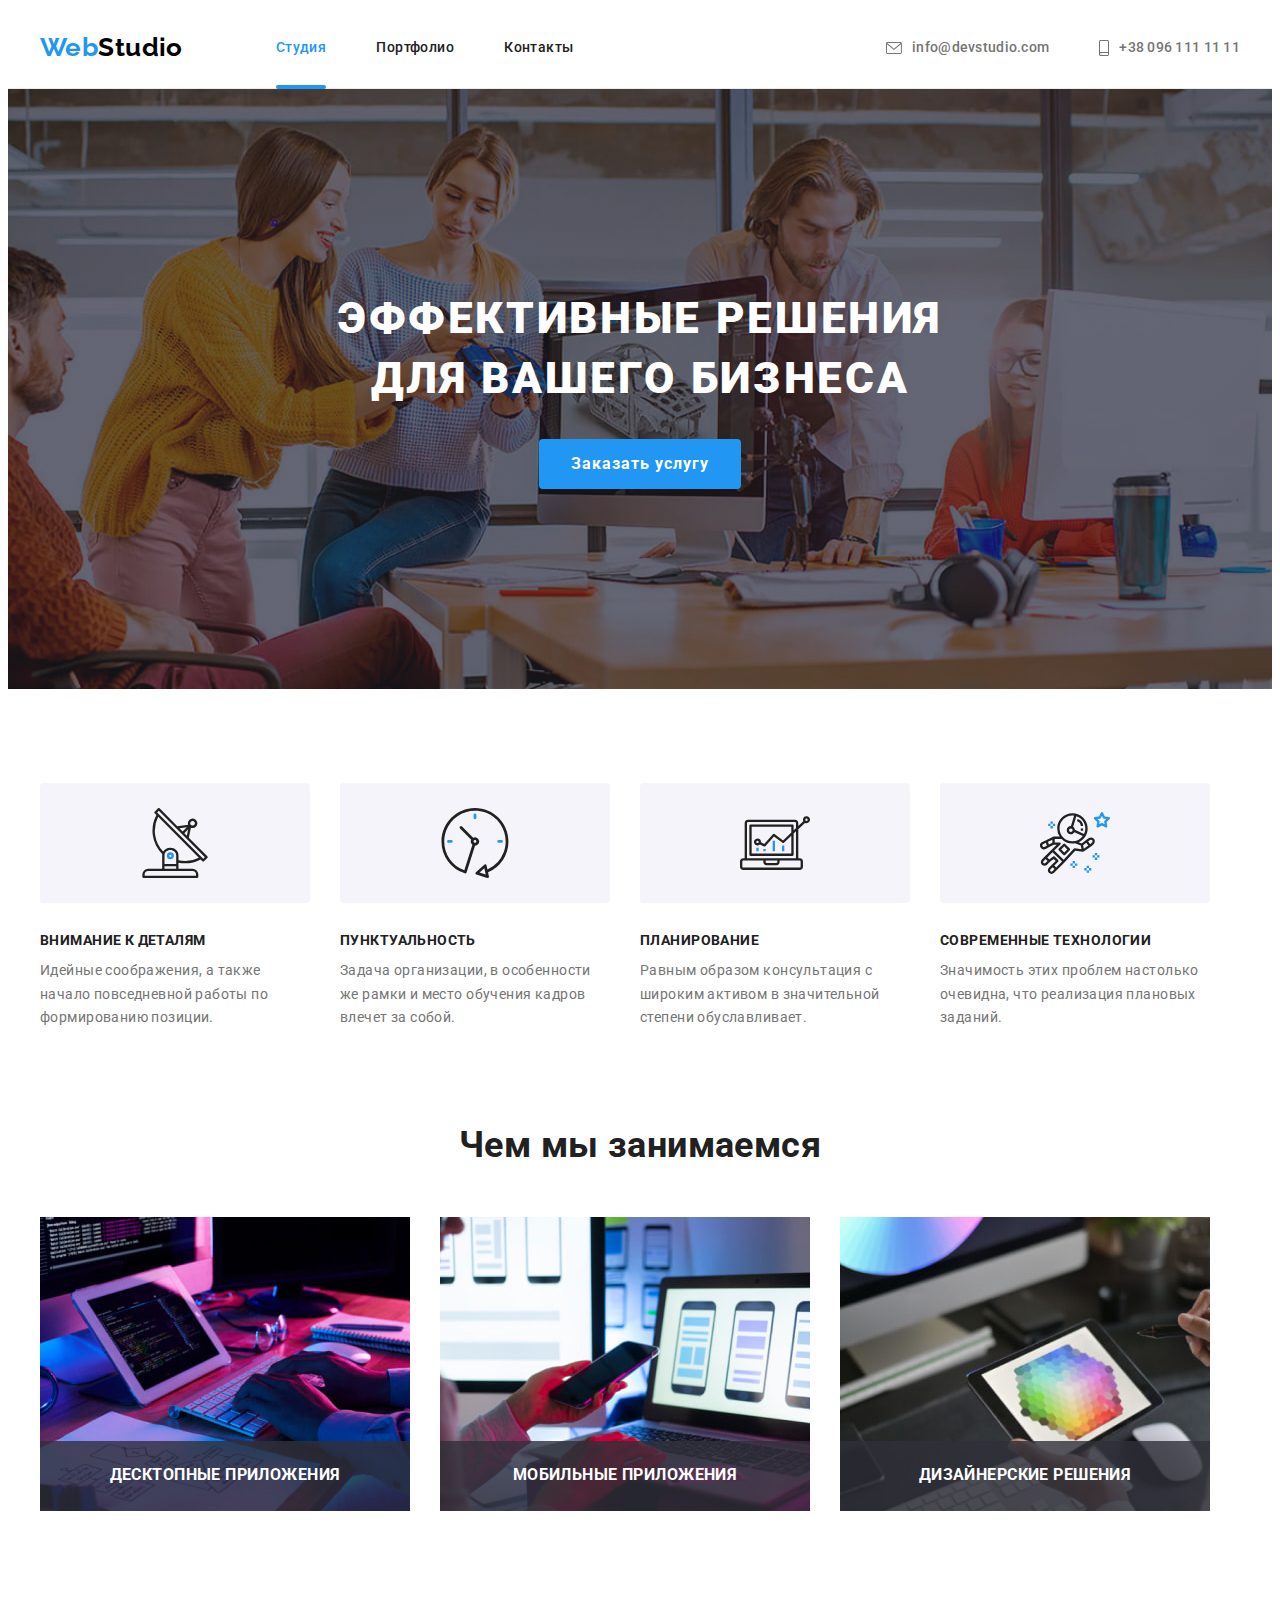
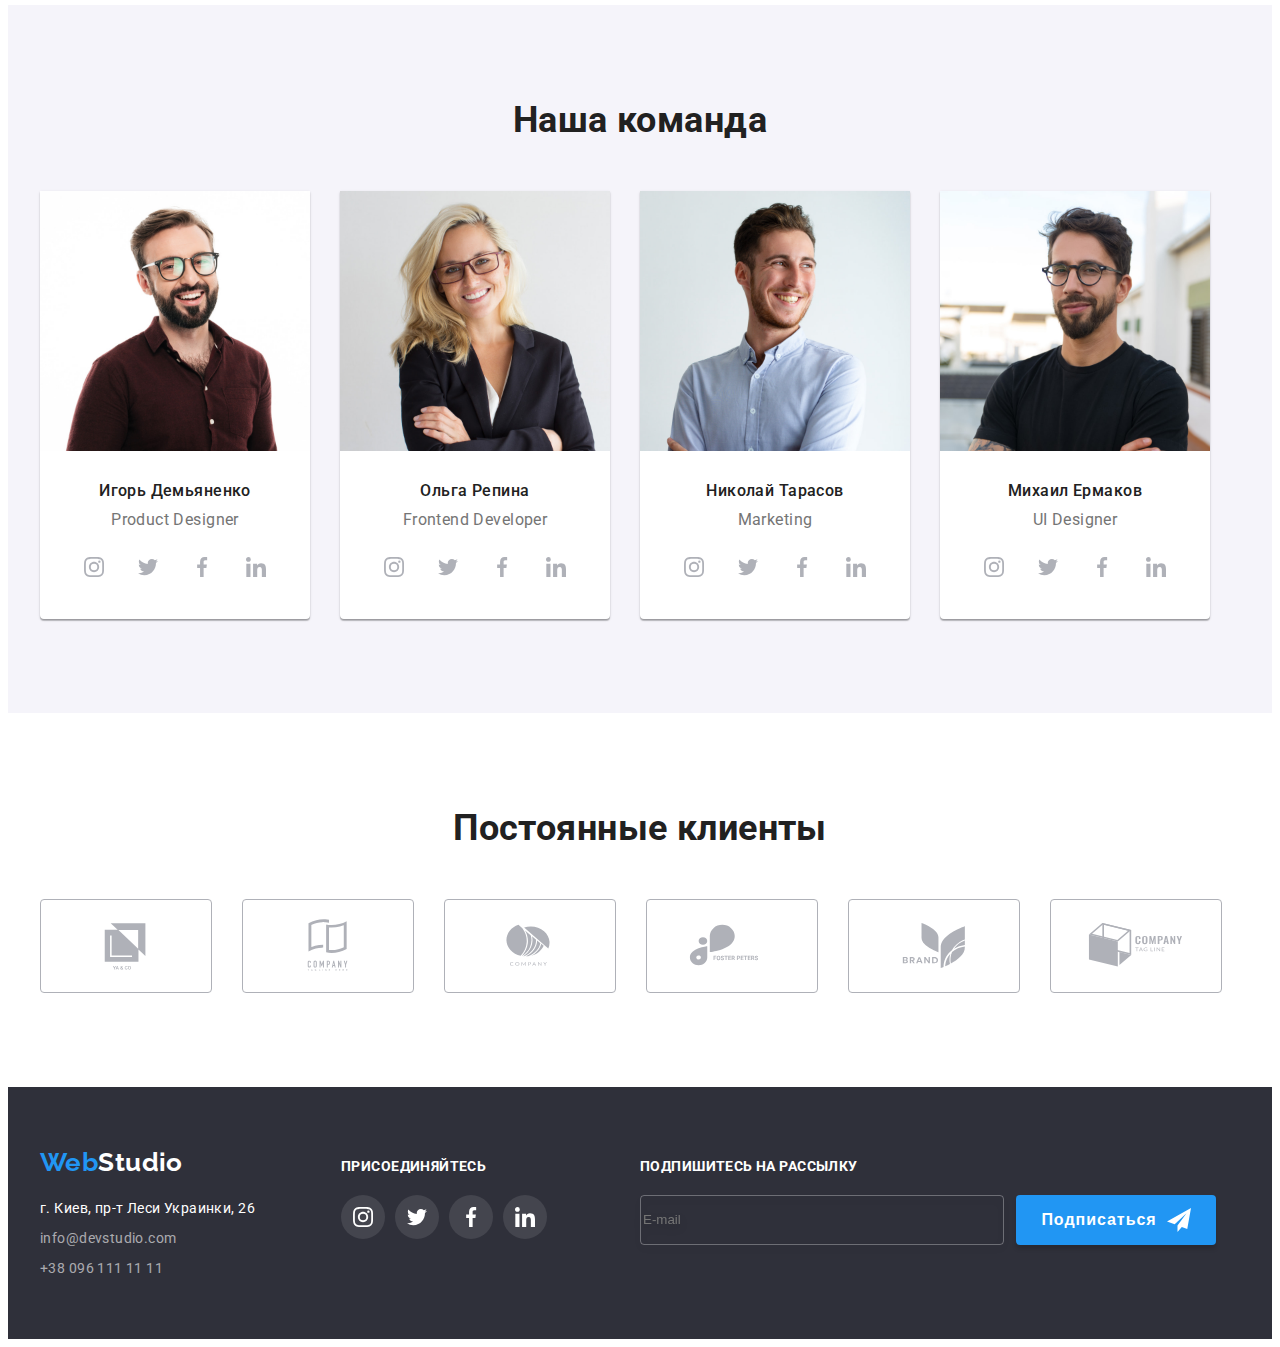
<file: index.html>
<!DOCTYPE html>
<html lang="ru">
  <head>
    <meta charset="UTF-8" />
    <meta http-equiv="X-UA-Compatible" content="IE=edge" />
    <meta name="viewport" content="width=device-width, initial-scale=1.0" />
    <title>Document</title>
    <!-- Фал зовнішньої таблиці стилів -->
    <link rel="preconnect" href="https://fonts.googleapis.com" />
    <link rel="preconnect" href="https://fonts.gstatic.com" crossorigin />
    <link
      href="https://fonts.googleapis.com/css2?family=Raleway:wght@700&family=Roboto:wght@400;500;700;900&display=swap"
      rel="stylesheet"
    />
    <link
      rel="stylesheet"
      href="https://cdnjs.cloudflare.com/ajax/libs/modern-normalize/1.1.0/modern-normalize.min.css"
      integrity="sha512-wpPYUAdjBVSE4KJnH1VR1HeZfpl1ub8YT/NKx4PuQ5NmX2tKuGu6U/JRp5y+Y8XG2tV+wKQpNHVUX03MfMFn9Q=="
      crossorigin="anonymous"
      referrerpolicy="no-referrer"
    />
    <link rel="stylesheet" href="./css/styles.css" />
  </head>
  <body>
    <header class="header">
      <div class="container header-container">
        <nav class="site-nav">
          <a href="/" class="logo"><span class="text-logo">Web</span>Studio</a>
          <ul class="site-nav list">
            <li class="nav-item">
                <a href="./index.html" class="link current">Студия</a>
            </li>
            <li class="nav-item">
                <a href="./portfolio.html" class="link">Портфолио</a>
            </li>
            <li class="nav-item">
                <a href="" class="link">Контакты</a>
            </li>
          </ul>
        </nav>

        <ul class="contact">
          <li class="contact-item">
              <a href="mailto:info@devstudio.com" class="link">
                <svg class="header-icon" width="16" height="12">
                  <use href="./imeges/icon/sprite.svg#icon-envelope"></use>
                </svg>
                info@devstudio.com
              </a>
            </li>
          <li class="contact-item">
              <a href="tel:+380961111111" class="link">
                <svg class="header-icon" width="10" height="16">
                  <use href="./imeges/icon/sprite.svg#icon-smartphone"></use>
                </svg>
                +38 096 111 11 11
              </a>
            </li>
        </ul>
      </div>
    </header>
    <main>
      <!--Герой-->
      <section class="hero">
        <div class="container hero-container">
          <h1 class="hero-title">Эффективные решения <br />для вашего бизнеса</h1>
          <button type="button" class="btn-hero" data-modal-open>Заказать услугу</button>
          <div class="backdrop is-hidden" data-modal>
            <div class="modal-wrapper">
              <button class="modal-btn" data-modal-close>
                <svg width="18" height="18">
                  <use href="./imeges/icon/sprite.svg#icon-close"></use>
                </svg>
              </button>
              <form class="modal-form"></form>
            </div>
          </div>
        </div>
      </section>
      <!--Наши преимущества-->
      <section class="section">
        <div class="container">
          <h2 class="visually-hidden">Наши преимущества</h2>
          <ul class="section-list">
            <li class="benefits-item">
              <div class="benefits-box">
                <svg width="70" height="70">
                  <use href="./imeges/icon/sprite.svg#icon-antenna"></use>
                </svg>
              </div>
              <h3 class="title benefits">Внимание к деталям</h3>
              <p class="text-benefits">
                Идейные соображения, а также начало повседневной работы по формированию позиции.
              </p>
            </li>
            <li class="benefits-item">
              <div class="benefits-box">
                <svg width="70" height="70">
                  <use href="./imeges/icon/sprite.svg#icon-clock"></use>
                </svg>
              </div>
              <h3 class="title benefits">Пунктуальность</h3>
              <p class="text-benefits">
                Задача организации, в особенности же рамки и место обучения кадров влечет за собой.
              </p>
            </li>
            <li class="benefits-item">
              <div class="benefits-box">
                <svg width="70" height="70">
                  <use href="./imeges/icon/sprite.svg#icon-diagram"></use>
                </svg>
              </div>
              <h3 class="title benefits">Планирование</h3>
              <p class="text-benefits">
                Равным образом консультация с широким активом в значительной степени обуславливает.
              </p>
            </li>
            <li class="benefits-item">
              <div class="benefits-box">
                <svg width="70" height="70">
                  <use href="./imeges/icon/sprite.svg#icon-astronaut"></use>
                </svg>
              </div>
              <h3 class="title benefits">Современные технологии</h3>
              <p class="text-benefits">Значимость этих проблем настолько очевидна, что реализация плановых заданий.</p>
            </li>
          </ul>
        </div>
      </section>
      <!--Чем мы занимаемся-->
      <section class="section work">
        <div class="container work-container">
          <h2 class="section-title">Чем мы занимаемся</h2>
          <ul class="section-list">
            <li class="work-item">
              <img
                src="./imeges/чем-мы-занимаемся/box-1.jpg"
                alt="разработка сайтов"
                width="370"
                height="294"
              />
              <div class="work-title">
                <h3 class="work-text">Десктопные приложения</h3>
              </div>
            </li>
            <li class="work-item">
              <img
                src="./imeges/чем-мы-занимаемся/box-2.jpg"
                alt="разработка сайтов под телефон"
                width="370"
                height="294"
              />
              <div class="work-title">
                <h3 class="work-text">Мобильные приложения</h3>
              </div>
            </li>
            <li class="work-item">
              <img
                src="./imeges/чем-мы-занимаемся/box-3.jpg"
                alt="дизайн"
                width="370"
                height="294"
              />
              <div class="work-title">
                <h3 class="work-text">Дизайнерские решения</h3>
              </div>
            </li>
          </ul>
        </div>
      </section>
      <!--Наша команда-->
      <section class="section team">
        <div class="container">
          <h2 class="section-title">Наша команда</h2>
          <ul class="section-list">
            <li class="team-item">
              <img class="photo" src="./imeges/Наша-команда/ком1.jpg" alt="" width="270" height="260" />
              <div class="team-box">
                <h3 class="name">Игорь Демьяненко</h3>
                <p lang="en" class="position">Product Designer</p>
                <ul class="section-list social">
                  <li class="social-item">
                    <a class="social-link" href="" aria-label="иконка Instagram">
                      <svg class="social-icon" width="20" height="20">
                        <use href="./imeges/icon/sprite.svg#icon-instagram"></use>
                      </svg>
                    </a>
                  </li>
                  <li class="social-item">
                    <a class="social-link" href="" aria-label="иконка Twitter">
                      <svg class="social-icon" width="20" height="20">
                        <use href="./imeges/icon/sprite.svg#icon-twitter"></use>
                      </svg>
                    </a>
                  </li>
                  <li class="social-item">
                    <a class="social-link" href="" aria-label="иконка Facebook">
                      <svg class="social-icon" width="20" height="20">
                        <use href="./imeges/icon/sprite.svg#icon-facebook"></use>
                      </svg>
                    </a>
                  </li>
                  <li class="social-item">
                    <a class="social-link" href="" aria-label="иконка Linkedin">
                      <svg class="social-icon" class="social-icon" width="20" height="20">
                        <use href="./imeges/icon/sprite.svg#icon-linkedin"></use>
                      </svg>
                    </a>
                  </li>
                </ul>
              </div>
            </li>
            <li class="team-item">
              <img class="photo" src="./imeges/Наша-команда/ком2.jpg" alt="" width="270" height="260" />
              <div class="team-box">
                <h3 class="name">Ольга Репина</h3>
                <p lang="en" class="position">Frontend Developer</p>
                <ul class="section-list social">
                  <li class="social-item">
                    <a class="social-link" href="" aria-label="иконка Instagram">
                      <svg class="social-icon" width="20" height="20">
                        <use href="./imeges/icon/sprite.svg#icon-instagram"></use>
                      </svg>
                    </a>
                  </li>
                  <li class="social-item">
                    <a class="social-link" href="" aria-label="иконка Twitter">
                      <svg class="social-icon" width="20" height="20">
                        <use href="./imeges/icon/sprite.svg#icon-twitter"></use>
                      </svg>
                    </a>
                  </li>
                  <li class="social-item">
                    <a class="social-link" href="" aria-label="иконка Facebook">
                      <svg class="social-icon" width="20" height="20">
                        <use href="./imeges/icon/sprite.svg#icon-facebook"></use>
                      </svg>
                    </a>
                  </li>
                  <li class="social-item">
                    <a class="social-link" href="" aria-label="иконка Linkedin">
                      <svg class="social-icon" class="social-icon" width="20" height="20">
                        <use href="./imeges/icon/sprite.svg#icon-linkedin"></use>
                      </svg>
                    </a>
                  </li>
                </ul>
              </div>
            </li>
            <li class="team-item">
              <img class="photo" src="./imeges/Наша-команда/ком3.jpg" alt="" width="270" height="260" />
              <div class="team-box">
                <h3 class="name">Николай Тарасов</h3>
                <p lang="en" class="position">Marketing</p>
                <ul class="section-list social">
                  <li class="social-item">
                    <a class="social-link" href="" aria-label="иконка Instagram">
                      <svg class="social-icon" width="20" height="20">
                        <use href="./imeges/icon/sprite.svg#icon-instagram"></use>
                      </svg>
                    </a>
                  </li>
                  <li class="social-item">
                    <a class="social-link" href="" aria-label="иконка Twitter">
                      <svg class="social-icon" width="20" height="20">
                        <use href="./imeges/icon/sprite.svg#icon-twitter"></use>
                      </svg>
                    </a>
                  </li>
                  <li class="social-item">
                    <a class="social-link" href="" aria-label="иконка Facebook">
                      <svg class="social-icon" width="20" height="20">
                        <use href="./imeges/icon/sprite.svg#icon-facebook"></use>
                      </svg>
                    </a>
                  </li>
                  <li class="social-item">
                    <a class="social-link" href="" aria-label="иконка Linkedin">
                      <svg class="social-icon" class="social-icon" width="20" height="20">
                        <use href="./imeges/icon/sprite.svg#icon-linkedin"></use>
                      </svg>
                    </a>
                  </li>
                </ul>
              </div>
            </li>
            <li class="team-item">
              <img class="photo" src="./imeges/Наша-команда/ком4.jpg" alt="" width="270" height="260" />
              <div class="team-box">
                <h3 class="name">Михаил Ермаков</h3>
                <p lang="en" class="position">UI Designer</p>
                <ul class="section-list social">
                  <li class="social-item">
                    <a class="social-link" href="" aria-label="иконка Instagram">
                      <svg class="social-icon" width="20" height="20">
                        <use href="./imeges/icon/sprite.svg#icon-instagram"></use>
                      </svg>
                    </a>
                  </li>
                  <li class="social-item">
                    <a class="social-link" href="" aria-label="иконка Twitter">
                      <svg class="social-icon" width="20" height="20">
                        <use href="./imeges/icon/sprite.svg#icon-twitter"></use>
                      </svg>
                    </a>
                  </li>
                  <li class="social-item">
                    <a class="social-link" href="" aria-label="иконка Facebook">
                      <svg class="social-icon" width="20" height="20">
                        <use href="./imeges/icon/sprite.svg#icon-facebook"></use>
                      </svg>
                    </a>
                  </li>
                  <li class="social-item">
                    <a class="social-link" href="" aria-label="иконка Linkedin">
                      <svg class="social-icon" class="social-icon" width="20" height="20">
                        <use href="./imeges/icon/sprite.svg#icon-linkedin"></use>
                      </svg>
                    </a>
                  </li>
                </ul>
              </div>
            </li>
          </ul>
        </div>
      </section>
      <!-- Постоянные клиенты -->
      <section class="section">
        <div class="container">
          <h2 class="section-title">Постоянные клиенты</h2>
          <ul class="section-list">
            <li class="client-item">
              <a class="client-link" href="" aria-label="логотип клиента">
                <svg width="106" height="60">
                  <use href="./imeges/icon/sprite.svg#icon-Logo1"></use>
                </svg>
              </a>
            </li>
            <li class="client-item">
              <a class="client-link" href="" aria-label="логотип клиента">
                <svg width="106" height="60">
                  <use href="./imeges/icon/sprite.svg#icon-Logo2"></use>
                </svg>
              </a>
            </li>
            <li class="client-item">
              <a class="client-link" href="" aria-label="логотип клиента">
                <svg width="106" height="60">
                  <use href="./imeges/icon/sprite.svg#icon-Logo3"></use>
                </svg>
              </a>
            </li>
            <li class="client-item">
              <a class="client-link" href="" aria-label="логотип клиента">
                <svg width="106" height="60">
                  <use href="./imeges/icon/sprite.svg#icon-Logo4"></use>
                </svg>
              </a>
            </li>
            <li class="client-item">
              <a class="client-link" href="" aria-label="логотип клиента">
                <svg width="106" height="60">
                  <use href="./imeges/icon/sprite.svg#icon-Logo5"></use>
                </svg>
              </a>
            </li>
            <li class="client-item">
              <a class="client-link" href="" aria-label="логотип клиента">
                <svg width="106" height="60">
                  <use href="./imeges/icon/sprite.svg#icon-Logo6"></use>
                </svg>
              </a>
            </li>
          </ul>

        </div>
      </section>
    </main>

    <footer class="footer">
      <div class="container footer-box">
        <div class="footer-container">
          <a href="/" class="logo"><span class="text-logo">Web</span>Studio</a>
          <address class="footer-nav">
            <p class="footer-address">г. Киев, пр-т Леси Украинки, 26</p>
            <ul class="footer-list">
              <li class="footer-list-item"><a href="mailto:info@devstudio.com" class="footer-link">info@devstudio.com</a></li>
              <li class="footer-list-item"><a href="tel:+380961111111" class="footer-link">+38 096 111 11 11</a></li>
            </ul>
          </address>
        </div>
        <div class="follow">
          <h3 class="title title-follow">Присоединяйтесь</h3>
          <ul class="section-list">
            <li class="follow-item">
              <a class="follow-link" href="" aria-label="иконка Instagram">
                <svg class="social-icon" width="20" height="20">
                  <use href="./imeges/icon/sprite.svg#icon-instagram"></use>
                </svg>
              </a>
            </li>
            <li class="follow-item">
              <a class="follow-link" href="" aria-label="иконка Twitter">
                <svg class="social-icon" width="20" height="20">
                  <use href="./imeges/icon/sprite.svg#icon-twitter"></use>
                </svg>
              </a>
            </li>
            <li class="follow-item">
              <a class="follow-link" href="" aria-label="иконка Facebook">
                <svg class="social-icon" width="20" height="20">
                  <use href="./imeges/icon/sprite.svg#icon-facebook"></use>
                </svg>
              </a>
            </li>
            <li class="follow-item">
              <a class="follow-link" href="" aria-label="иконка Linkedin">
                <svg class="social-icon" class="social-icon" width="20" height="20">
                  <use href="./imeges/icon/sprite.svg#icon-linkedin"></use>
                </svg>
              </a>
            </li>
          </ul>
        
        </div>
        <div class="subscibe">
          <h3 class="title title-follow">Подпишитесь на рассылку</h3>
          <div class="subscribe-form">
            <input type="email" name="" placeholder="E-mail" class="form-place">
            <button type="submit" class="btn-subscribe">
              <p class="btn-subscribe-text">Подписаться</p>
              <!-- <svg class="subscribe-icon" width="24" height="24">
                <use href="./imeges/icon/sprite.svg#icon-send-footer"></use>
              </svg> -->
            </button>
          </div>
        </div>
      </div>
      
    </footer>

    <script src="./js/modal.js"></script>
  </body>
</html>
</file>
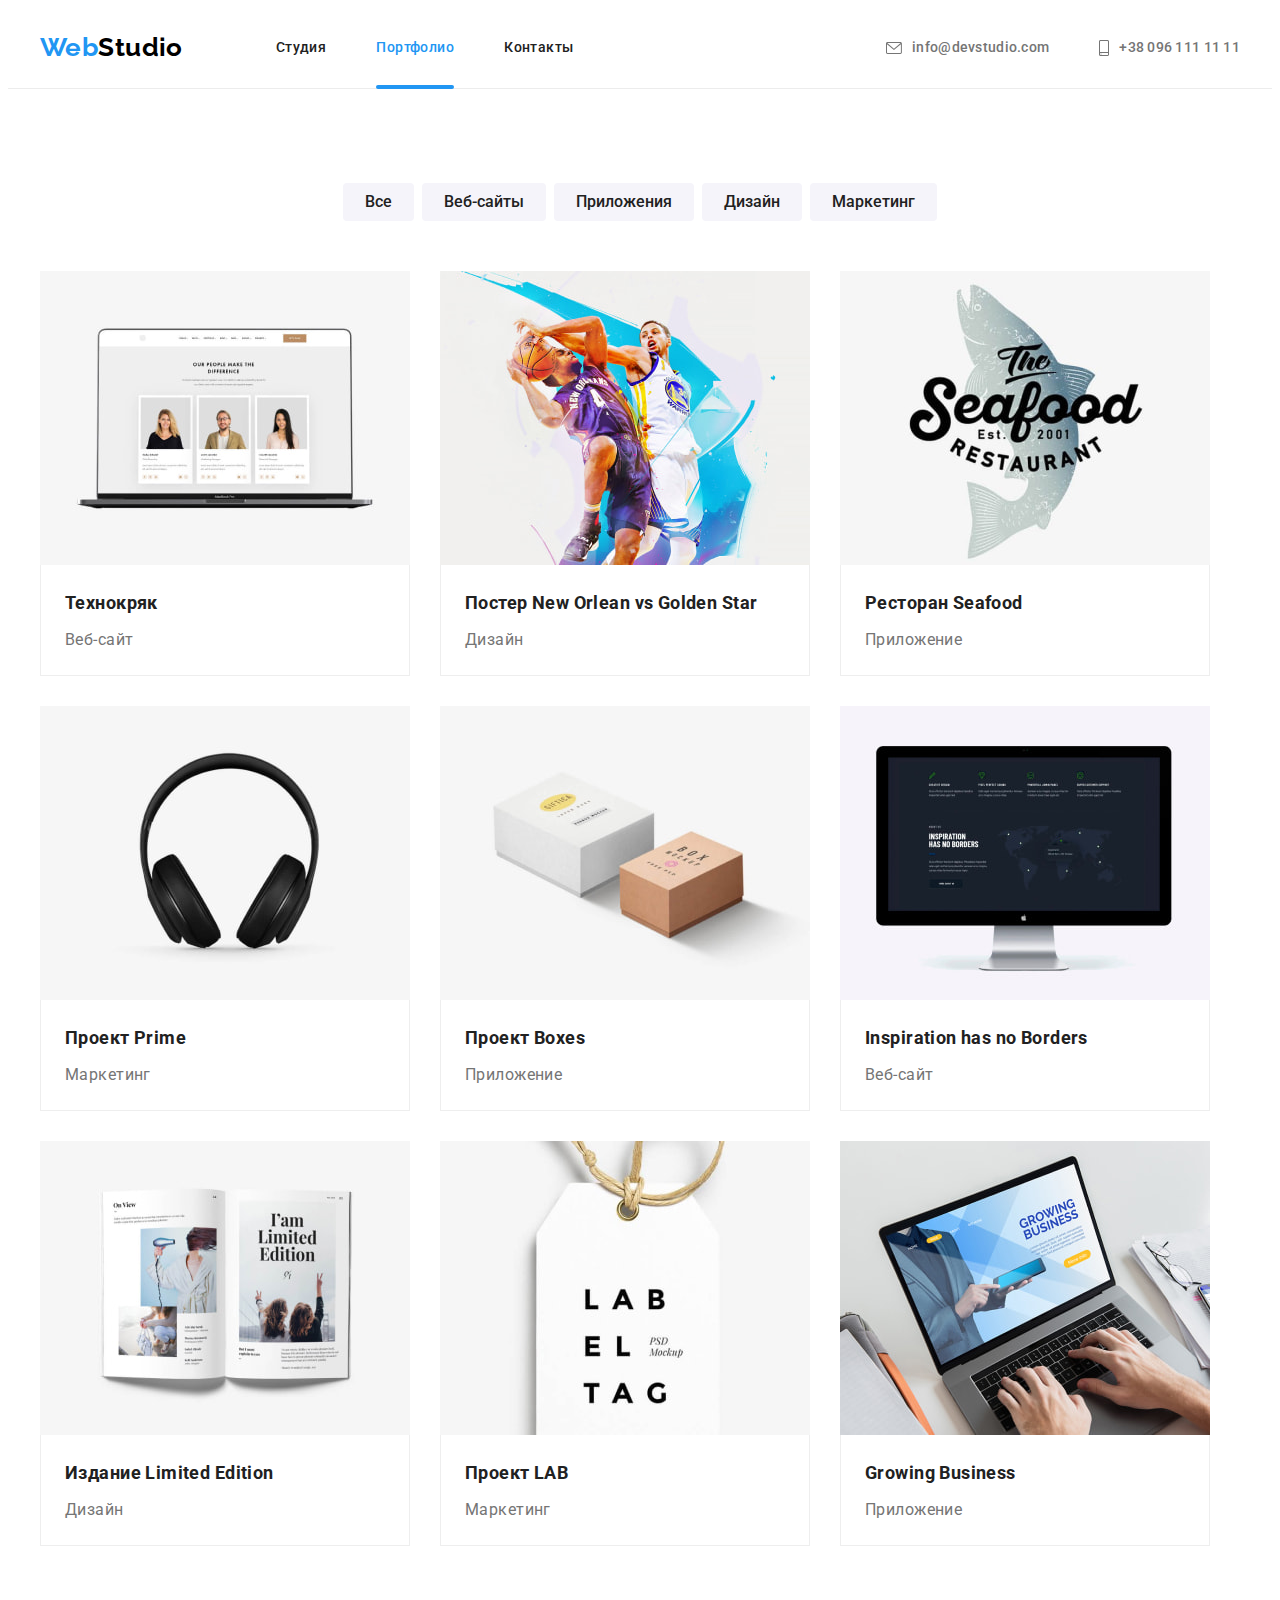
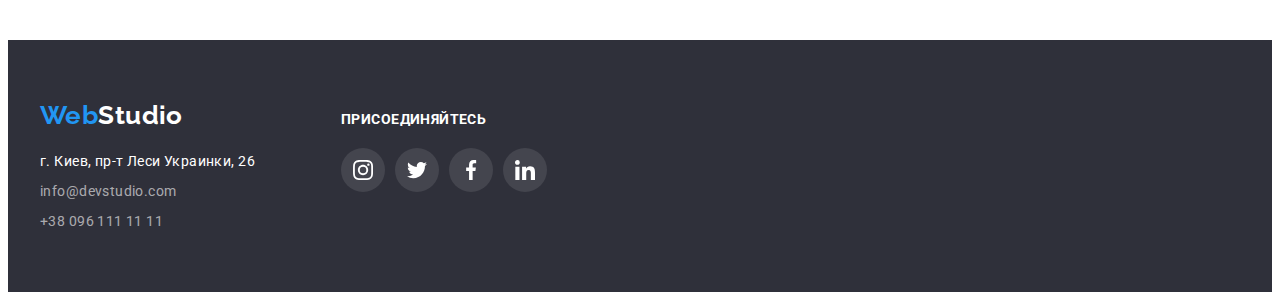
<file: portfolio.html>
<!DOCTYPE html>
<html lang="en">
  <head>
    <meta charset="UTF-8" />
    <meta http-equiv="X-UA-Compatible" content="IE=edge" />
    <meta name="viewport" content="width=device-width, initial-scale=1.0" />
    <title>Document</title>
    <link rel="preconnect" href="https://fonts.googleapis.com" />
    <link rel="preconnect" href="https://fonts.gstatic.com" crossorigin />
    <link
      href="https://fonts.googleapis.com/css2?family=Raleway:wght@700&family=Roboto:wght@400;500;700;900&display=swap"
      rel="stylesheet"
    />
    <link
      rel="stylesheet"
      href="https://cdnjs.cloudflare.com/ajax/libs/modern-normalize/1.1.0/modern-normalize.min.css"
      integrity="sha512-wpPYUAdjBVSE4KJnH1VR1HeZfpl1ub8YT/NKx4PuQ5NmX2tKuGu6U/JRp5y+Y8XG2tV+wKQpNHVUX03MfMFn9Q=="
      crossorigin="anonymous"
      referrerpolicy="no-referrer"
    />
    <link rel="stylesheet" href="./css/styles.css" />
  </head>
  <body>
    <header class="header">
      <div class="container header-container">
        <nav class="site-nav">
          <a href="/" class="logo"><span class="text-logo">Web</span>Studio</a>
          <ul class="site-nav list">
            <li class="nav-item">
              <a href="./index.html" class="link">Студия</a>
            </li>
            <li class="nav-item">
              <a href="./portfolio.html" class="link current">Портфолио</a>
            </li>
            <li class="nav-item">
              <a href="" class="link">Контакты</a>
            </li>
          </ul>
        </nav>
    
        <ul class="contact">
          <li class="contact-item">
            <a href="mailto:info@devstudio.com" class="link">
              <svg class="header-icon" width="16" height="12">
                <use href="./imeges/icon/sprite.svg#icon-envelope"></use>
              </svg>
              info@devstudio.com
            </a>
          </li>
          <li class="contact-item">
            <a href="tel:+380961111111" class="link">
              <svg class="header-icon" width="10" height="16">
                <use href="./imeges/icon/sprite.svg#icon-smartphone"></use>
              </svg>
              +38 096 111 11 11
            </a>
          </li>
        </ul>
      </div>
    </header>
    <main>
      <section class="section">
        <div class="container">
          <h1 class="title visually-hidden">Портфолио студии</h1>
          <ul class="section-list button-filter">
            <li class="filter-item"><button type="button" class="btn-portfolio">Все</button></li>
            <li class="filter-item"><button type="button" class="btn-portfolio">Веб-сайты</button></li>
            <li class="filter-item"><button type="button" class="btn-portfolio">Приложения</button></li>
            <li class="filter-item"><button type="button" class="btn-portfolio">Дизайн</button></li>
            <li class="filter-item"><button type="button" class="btn-portfolio">Маркетинг</button></li>
          </ul>
        
          <ul class="section-list flex-container">
            <li class="flex-item">
              <a href="" class="portfolio-link">
                <div class="product">
                  <img src="./imeges/portfolio/port1.jpg" alt="ноутбук с открытым сайтом" width="370" height="294" />
                  <div class="overlay">
                    <p class="overlay-text">Ресурс предлагает комплексные предложения с разным уровнем функционала и сервисов. Все это
                      позволит посетителю получить исчерпывающие сведения о компании или частном лице.</p>
                  </div>
                </div>

                <div class="text-box">
                  <h2 class="title project-name">Технокряк</h2>
                  <p class="name-item">Веб-сайт</p>
                </div>
                
              </a>
            </li>
            <li class="flex-item">
              <a href="" class="portfolio-link">
                <div class="product">
                  <img src="./imeges/portfolio/port2.jpg" alt="люди играют в баскетбол" width="370" height="294" />
                  <div class="overlay">
                    <p class="overlay-text">Ресурс предлагает комплексные предложения с разным уровнем функционала и сервисов. Все это
                      позволит посетителю получить исчерпывающие сведения о компании или частном лице.</p>
                  </div>
                </div>

                <div class="text-box">
                  <h2 class="title project-name">Постер New Orlean vs Golden Star</h2>
                  <p class="name-item">Дизайн</p>
                </div>
                
              </a>
            </li>
            <li class="flex-item">
              <a href="" class="portfolio-link">
                <div class="product">
                  <img src="./imeges/portfolio/port3.jpg" alt="логотим рыбного ресторана" width="370" height="294" />
                  <div class="overlay">
                    <p class="overlay-text">Ресурс предлагает комплексные предложения с разным уровнем функционала и сервисов. Все это
                      позволит посетителю получить исчерпывающие сведения о компании или частном лице.</p>
                  </div>
                </div>

                <div class="text-box">
                  <h2 class="title project-name">Ресторан Seafood</h2>
                  <p class="name-item">Приложение</p>
                </div>
                
              </a>
            </li>
            <li class="flex-item">
              <a href="" class="portfolio-link">
                <div class="product">
                  <img src="./imeges/portfolio/port4.jpg" alt="наушники" width="370" height="294" />
                  <div class="overlay">
                    <p class="overlay-text">Ресурс предлагает комплексные предложения с разным уровнем функционала и сервисов. Все это
                      позволит посетителю получить исчерпывающие сведения о компании или частном лице.</p>
                  </div>
                </div>

                <div class="text-box">
                  <h2 class="title project-name">Проект Prime</h2>
                  <p class="name-item">Маркетинг</p>
                </div>
                
              </a>
            </li>
            <li class="flex-item">
              <a href="" class="portfolio-link">
                <div class="product">
                  <img src="./imeges/portfolio/port5.jpg" alt="коробки" width="370" height="294" />
                  <div class="overlay">
                    <p class="overlay-text">Ресурс предлагает комплексные предложения с разным уровнем функционала и сервисов. Все это
                      позволит посетителю получить исчерпывающие сведения о компании или частном лице.</p>
                  </div>
                </div>

                <div class="text-box">
                  <h2 class="title project-name">Проект Boxes</h2>
                  <p class="name-item">Приложение</p>
                </div>
                
              </a>
            </li>
            <li class="flex-item">
              <a href="" class="portfolio-link">
                <div class="product">
                  <img src="./imeges/portfolio/port6.jpg" alt="монитор" width="370" height="294" />
                  <div class="overlay">
                    <p class="overlay-text">Ресурс предлагает комплексные предложения с разным уровнем функционала и сервисов. Все это
                      позволит посетителю получить исчерпывающие сведения о компании или частном лице.</p>
                  </div>
                </div>

                <div class="text-box">
                  <h2 class="title project-name">Inspiration has no Borders</h2>
                  <p class="name-item">Веб-сайт</p>
                </div>
                
              </a>
            </li>
            <li class="flex-item">
              <a href="" class="portfolio-link">
                <div class="product">
                  <img src="./imeges/portfolio/port7.jpg" alt="открытая книга" width="370" height="294" />
                  <div class="overlay">
                    <p class="overlay-text">Ресурс предлагает комплексные предложения с разным уровнем функционала и сервисов. Все это
                      позволит посетителю получить исчерпывающие сведения о компании или частном лице.</p>
                  </div>
                </div>

                <div class="text-box">
                  <h2 class="title project-name">Издание Limited Edition</h2>
                  <p class="name-item">Дизайн</p>
                </div>
                
              </a>
            </li>
            <li class="flex-item">
              <a href="" class="portfolio-link">
                <div class="product">
                  <img src="./imeges/portfolio/port8.jpg" alt="стикер" width="370" height="294" />
                  <div class="overlay">
                    <p class="overlay-text">Ресурс предлагает комплексные предложения с разным уровнем функционала и сервисов. Все это
                      позволит посетителю получить исчерпывающие сведения о компании или частном лице.</p>
                  </div>
                </div>

                <div class="text-box">
                  <h2 class="title project-name">Проект LAB</h2>
                  <p class="name-item">Маркетинг</p>
                </div>
                
              </a>
            </li>
            <li class="flex-item">
              <a href="" class="portfolio-link">
                <div class="product">
                  <img src="./imeges/portfolio/port9.jpg" alt="человек работает за компьютером" width="370" height="294" />
                <div class="overlay">
                  <p class="overlay-text">Ресурс предлагает комплексные предложения с разным уровнем функционала и сервисов. Все это
                    позволит посетителю получить исчерпывающие сведения о компании или частном лице.</p>
                </div>
                </div>

                <div class="text-box">
                  <h2 class="title project-name">Growing Business</h2>
                  <p class="name-item">Приложение</p>
                </div>
                
              </a>
            </li>
          </ul>
        </div>
      </section>
    </main>
    <footer class="footer">
      <div class="container footer-box">
        <div class="footer-container">
          <a href="/" class="logo"><span class="text-logo">Web</span>Studio</a>
          <address class="footer-nav">
            <p class="footer-address">г. Киев, пр-т Леси Украинки, 26</p>
            <ul class="footer-list">
              <li class="footer-list-item"><a href="mailto:info@devstudio.com" class="footer-link">info@devstudio.com</a>
              </li>
              <li class="footer-list-item"><a href="tel:+380961111111" class="footer-link">+38 096 111 11 11</a></li>
            </ul>
          </address>
        </div>
        <div class="follow">
          <h3 class="title title-follow">Присоединяйтесь</h3>
          <ul class="section-list">
            <li class="follow-item">
              <a class="follow-link" href="" aria-label="иконка Instagram">
                <svg class="social-icon" width="20" height="20">
                  <use href="./imeges/icon/sprite.svg#icon-instagram"></use>
                </svg>
              </a>
            </li>
            <li class="follow-item">
              <a class="follow-link" href="" aria-label="иконка Twitter">
                <svg class="social-icon" width="20" height="20">
                  <use href="./imeges/icon/sprite.svg#icon-twitter"></use>
                </svg>
              </a>
            </li>
            <li class="follow-item">
              <a class="follow-link" href="" aria-label="иконка Facebook">
                <svg class="social-icon" width="20" height="20">
                  <use href="./imeges/icon/sprite.svg#icon-facebook"></use>
                </svg>
              </a>
            </li>
            <li class="follow-item">
              <a class="follow-link" href="" aria-label="иконка Linkedin">
                <svg class="social-icon" class="social-icon" width="20" height="20">
                  <use href="./imeges/icon/sprite.svg#icon-linkedin"></use>
                </svg>
              </a>
            </li>
          </ul>
    
        </div>
      </div>
    
    </footer>
  </body>
</html>
</file>
<file: css/styles.css>
/*
body {
    background-color: #fff;
    font-size: 14 px;
}
 

/* забираємо крапки зі списку */
/* 
ul {
    list-style: none;
}
*/

/* 
Основной текст страницы #757575
фоновый цвет #fff
цвет логотипа #000000
цвет акцента #2196F3
фон героя #E5E5E5
текст на темном фоне #FFFFFF
текст ссылок в футере rgba(255, 255, 255, 0.6)
*/

:root {
  --primary-text-color: #757575;
  --title-text-color: #212121;
  --accent-color: #2196f3;
  --white-text: #ffffff;
  --transition: 250ms cubic-bezier(0.4, 0, 0.2, 1);
}

body {
  color: var(--primary-text-color);
  background-color: #fff;
  font-family: Roboto, sans-serif;
  font-size: 14px;
  line-height: 1.14;
  letter-spacing: 0.03em;
}

h1,
h2,
h3,
h4,
h5,
h6,
p {
  margin: 0;
}
img {
  display: block;
}
.container {
  /* outline: 1px solid red; */

  width: 1200px;

  padding-left: 15px;
  padding-right: 15px;

  margin-right: auto;
  margin-left: auto;
}

.section {
  padding-top: 94px;
  padding-bottom: 94px;
}

/* heder */
.header {
  border-bottom: 1px solid #ececec;
}

.header-container {
  display: flex;
  align-items: center;
}

.logo {
  color: #000000;
  font-family: 'Raleway';
  font-weight: 700;
  font-size: 26px;
  line-height: 1.19;
  text-decoration: none;

  margin-right: 93px;
}
.text-logo {
  color: var(--accent-color);
}
.site-nav .logo {
  display: block;

  padding-top: 24px;
  padding-bottom: 25px;
}
.site-nav.list {
  list-style: none;

  padding: 0;
  margin: 0;
}

.site-nav .link:hover,
.site-nav .link:focus {
  color: var(--accent-color);


}
.site-nav .link {
  position: relative;
  display: block;
  color: var(--title-text-color);
  font-weight: 500;
  

  text-decoration: none;

  padding-top: 32px;
  padding-bottom: 32px;

  transition: color var(--transition);
}
.site-nav .nav-item {
  margin-right: 50px;
}
.site-nav .nav-item:last-child {
  margin-right: 0;
}
.site-nav .link.current {
  color: var(--accent-color);
}

.site-nav .link.current::after {
  position: absolute;
  bottom: -1px;
  left: 0;
  

  content: '';
  display: block;
  width: 100%;
  height: 4px;
  background-color: var(--accent-color);
  border-radius: 2px;
  
}

.site-nav {
  display: flex;
  align-items: center;
}
.contact {
  list-style: none;
  display: flex;

  padding: 0;
  margin: 0;
  margin-left: auto;
}
.contact .contact-item {
  margin-right: 50px;
}
.contact .contact-item:last-child {
  margin-right: 0;
}

.contact .link {
  display: flex;
  color: var(--primary-text-color);
  font-style: normal;
  font-weight: 500;
  line-height: 1.14;
  letter-spacing: 0.02em;

  text-decoration: none;

  padding-top: 32px;
  padding-bottom: 32px;

  align-items: center;
  justify-content: center;

  transition: color var(--transition),
  fill var(--transition);
}
.link .header-icon {
  fill: currentColor;

  margin-right: 10px;
}
.contact .link:hover,
.contact .link:focus {
  color: var(--accent-color);
  fill: var(--accent-color);

  
}



/* hero */

.hero {
  max-width: 1600px;
  margin-right: auto;
  margin-left: auto;

  background-color: #c4c4c4;

  padding-top: 200px;
  padding-bottom: 200px;

  align-items: center;

  background-image: linear-gradient(rgba(47, 48, 58, 0.4), rgba(47, 48, 58, 0.4)),
    url('../imeges/hero/background.jpg');
  background-repeat: no-repeat;
  background-position: center;
}

.hero-title {
  color: var(--white-text);
  font-family: 'Roboto';
  font-style: normal;
  font-weight: 900;
  font-size: 44px;
  line-height: 1.36;
  text-align: center;
  letter-spacing: 0.06em;
  text-transform: uppercase;

  margin-bottom: 30px;
}
.btn-hero {
  background-color: var(--accent-color);
  color: var(--white-text);
  cursor: pointer;
  font-family: 'Roboto';
  font-style: normal;
  font-weight: 700;
  font-size: 16px;
  line-height: 1.87;
  letter-spacing: 0.06em;

  min-width: 200px;
  min-height: 50px;
  border: none;
  border-radius: 4px;

  padding: 10px 32px;

  display: block;
  margin-left: auto;
  margin-right: auto;

  transition: color var(--transition),
  background-color var(--transition);
}
.btn-hero:hover,
.btn-hero:focus {
  background-color: #188ce8;
  color: var(--white-text);

}

.backdrop {
  position: fixed;
  top: 0;
  left: 0;
  width: 100%;
  height: 100%;
  background-color: rgba(0, 0, 0, 0.1);
  z-index: 100;

  opacity: 1;
  transition: opacity var(--transition), 
  visibility var(--transition);
 
}

.backdrop.is-hidden {
  opacity: 0;
  pointer-events: none;
  visibility: hidden;
  
}

.backdrop.is-hidden .modal-wrapper {
  transform: translate(-50%, -50%) scale(0.3);
  opacity: 0;
}

.modal-wrapper {
  position: absolute;
  top: 50%;
  left: 50%;

  opacity: 1;
  
  width: 528px;
  height: 581px;
  background-color: #fff;

  transform: translate(-50%, -50%) scale(1);
  transition: transform var(--transition) 200ms, 
  opacity var(--transition) 200ms;
}

.modal-btn {
  position: absolute;
  top: 8px;
  right: 8px;

  display: flex;
  align-items: center;
  justify-content: center;
  
  width: 30px;
  height: 30px;
  padding: 0;
  cursor: pointer;
  background: #FFFFFF;
  border: 1px solid rgba(0, 0, 0, 0.1);
  border-radius: 50%;
  
}

/* section */
.title {
  color: var(--title-text-color);

  font-weight: 700;
  font-size: 14px;
  line-height: 1.14;
}
.title.benefits {
  text-transform: uppercase;

  margin-bottom: 10px;
}
.section-title {
  color: var(--title-text-color);

  font-weight: 700;
  font-size: 36px;
  line-height: 1.17;
  text-align: center;

  margin-bottom: 50px;
}
.section-list {
  list-style: none;
  display: flex;

  padding: 0;
  margin: 0;
}

/* section benefits */

.visually-hidden {
  position: absolute;
  width: 1px;
  height: 1px;
  margin: -1px;
  border: 0;
  padding: 0;
  white-space: nowrap;
  clip-path: inset(100%);
  clip: rect(0 0 0 0);
  overflow: hidden;
}

.benefits-item {
  width: 270px;

  margin-right: 30px;

}

.benefits-item:last-child {
  margin-right: 0;
}

.benefits-box {
  display: flex;
  width: 270px;
  height: 120px;

  background-color: #F5F4FA;
  border-radius: 4px;

  align-items: center;
  justify-content: center;

  margin-bottom: 30px;
}

.text-benefits {
  line-height: 1.71;
  letter-spacing: 0.03em;
}

/* Work section */
.section.work {
  padding-top: 0;
}
.work-item {
  position: relative;
  margin-right: 30px;
  display: flex;

}
.work-item:last-child {
  margin-right: 0;
}
.work-text {
  color: var(--white-text);
  text-transform: uppercase;
}
.work-title {
  display: flex;
  align-items: center;
  justify-content: center;

  width: 100%;
  height: 70px;

  position: absolute;
  bottom: 0;
  z-index: 10;
  
}

.work-item::after {
  position: absolute;
  bottom: 0;
  left: 0;

  content: '';
  display: block;
  width: 100%;
  height: 70px;

  background-color: rgba(47, 48, 58, 0.8);
}

/* Team section */

.name {
  color: var(--title-text-color);

  font-weight: 500;
  font-size: 16px;
  line-height: 1.19;

  margin-bottom: 10px;
}

.team-box {
  padding-top: 30px;
  padding-bottom: 30px;
}

.position {
  font-size: 16px;
  line-height: 1.19;

  margin-bottom: 16px;
}

.section.team {
  background-color: #f5f4fa;
}
.team-item {
  background: #ffffff;
  /* material shadow v1 */

  box-shadow: 0px 1px 3px rgba(0, 0, 0, 0.12), 0px 1px 1px rgba(0, 0, 0, 0.14),
    0px 2px 1px rgba(0, 0, 0, 0.2);
  border-radius: 0px 0px 4px 4px;

  text-align: center;

  margin-right: 30px;
}
.team-item:last-child {
  margin-right: 0;
}

.social {
  justify-content: center;
}
.social-link {
  display: flex;
  width: 44px;
  height: 44px;

  border-radius: 50%;
  

  align-items: center;
  justify-content: center;

  fill: #AFB1B8;

  transition: background-color var(--transition),
  fill var(--transition);
}
.social-link:hover,
.social-link:focus {
  background-color: var(--accent-color);
  fill: #fff;

}

.social-item:not(:last-child) {
  margin-right: 10px;
}

/* client section */
.client-item:not(:last-child) {
  margin-right: 30px;
}

.client-link {
  display: flex;
  align-items: center;
  justify-content: center;

  width: 170px;
  height: 92px;

  border: 1px solid #AFB1B8;
  border-radius: 4px;

  fill: #AFB1B8;

  transition: border-color var(--transition),
  fill var(--transition);
}

.client-link:hover,
.client-link:focus {
  border-color: var(--accent-color);
  fill: var(--accent-color);

}


/* footer */
.footer {
  display: flex;
  
  background-color: #2f303a;

  padding-top: 60px;
  padding-bottom: 60px;
}

.footer-box {
  display: flex;

  align-items: baseline;
}

.footer-container {
  width: 231px;
  margin-right: 70px;
}

.footer-container .logo {
  display: block;
  color: var(--white-text);

  margin-bottom: 20px;
}
.footer-nav {
  color: var(--white-text);
  font-style: normal;
  /* костиль розібратися */
  line-height: 21px;
}

.footer-address {
  margin-bottom: 9px;
}

.footer-list {
  list-style: none;
  font-style: normal;

  padding: 0;
  margin: 0;
}

.footer-list .footer-link {
  color: rgba(255, 255, 255, 0.6);

  text-decoration: none;

  transition: color var(--transition);
}

.footer-list-item {
  margin-bottom: 9px;
}
.footer-list-item:last-child {
  margin-bottom: 0;
}


.footer-link:hover,
.footer-link:focus {
  color: var(--accent-color);

}

.follow {
  margin-right: 93px;
}

.title-follow {
 color: var(--white-text);
 text-transform: uppercase;

 margin-bottom: 20px;
}

.follow-link {
  display: flex;

  align-items: center;
  justify-content: center;

  width: 44px;
  height: 44px;

  background-color: rgba(255, 255, 255, 0.1);
  border-radius: 50%;

  fill: var(--white-text);

  transition: background-color var(--transition);
}
.follow-link:hover,
.follow-link:focus {
  background-color: var(--accent-color);

}

.follow-item:not(:last-child) {
  margin-right: 10px;
}

.btn-subscribe-text {
  font-weight: 700;
  font-style: normal;
  font-size: 16px;
  line-height: 1.88;
  letter-spacing: 0.06em;

  color: var(--white-text);
}

.subscribe-form {
  display: flex;
}

.form-place {
  width: 358px;
  
  background-color: transparent;

  border: 1px solid rgba(255, 255, 255, 0.3);
  filter: drop-shadow(0px 4px 4px rgba(0, 0, 0, 0.15));
  border-radius: 4px;
}

.btn-subscribe {
  width: 200px;
  height: 50px;

  margin-left: 12px;
  
  cursor: pointer;

  background-color: var(--accent-color);

  display: flex;
  align-items: center;
  /* text-align: center; */
  justify-content: center;

  border: none;
  border-radius: 4px;
  box-shadow: 0px 4px 4px rgba(0, 0, 0, 0.15);
  
}

.btn-subscribe::after {
  /* display: inline-block; */
  content: '';
  width: 24px;
  height: 24px;
  margin-left: 10px;
  background-size: contain;
  background-image: url('../imeges/icon/svg/send-footer.svg');
}


/* portfolio */

.button-filter {
  justify-content: center;
  margin-bottom: 50px;
  /* margin-right: auto;
  margin-left: auto; */
}

.portfolio-link {
  text-decoration: none;
  color: var(--primary-text-color);
}

/* button portfolio */
.filter-item {
  margin-right: 8px;
}
.filter-item:last-child {
  margin-right: 0;
}

.btn-portfolio {
  color: var(--title-text-color);
  background-color: #f5f4fa;
  font-family: 'Roboto';
  font-style: normal;
  font-weight: 500;
  font-size: 16px;
  line-height: 1.62;

  cursor: pointer;

  border: none;
  border-radius: 4px;

  padding: 6px 22px;

  transition: background-color var(--transition),
  color var(--transition),
  box-shadow var(--transition);
}

.btn-portfolio:hover,
.btn-portfolio:focus {
  color: var(--white-text);
  background-color: var(--accent-color);

  box-shadow: 0px 3px 1px rgba(0, 0, 0, 0.1),
   0px 1px 2px rgba(0, 0, 0, 0.08),
    0px 2px 2px rgba(0, 0, 0, 0.12);

  
}
.title.project-name {
  font-size: 18px;
  line-height: 2;

  margin-bottom: 4px;
}
.name-item {
  font-size: 16px;
  line-height: 1.87;
}
.flex-container {
  display: flex;
  flex-wrap: wrap;
}

.flex-item {
  
  width: 370px;

  margin-right: 30px;
  margin-bottom: 30px;
}

.portfolio-link {
  display: block;
  
  transition: box-shadow var(--transition);
}

.portfolio-link:hover,
.portfolio-link:focus {
  box-shadow: 0px 1px 1px rgba(0, 0, 0, 0.12),
   0px 4px 4px rgba(0, 0, 0, 0.06),
    1px 4px 6px rgba(0, 0, 0, 0.16);
    
}

.text-box {
  border-right: 1px solid #eeeeee;
  border-bottom: 1px solid #eeeeee;
  border-left: 1px solid #eeeeee;

  padding: 20px 24px;
  
}
.flex-item:nth-child(3n) {
  margin-right: 0;
}
.flex-item:nth-last-child(-n + 3) {
  margin-bottom: 0;
}

.overlay {
  position: absolute;
  top: 0;
  opacity: 1;

  display: flex;
  align-items: center;
  justify-content: center;

  width: 370px;
  height: 294px;
  
  padding-top: 63px;
  padding-left: 24px;
  padding-bottom: 63px;
  padding-right: 24px;

  background-color: rgba(33, 150, 243, 0.9);
  transform: translateY(100%);
  transition: transform var(--transition);
}

.overlay-text {
  font-family: 'Roboto';
  font-style: normal;
  font-weight: 400;
  font-size: 18px;
  line-height: 1.56;
  letter-spacing: 0.03em;

  color: var(--white-text);

}
.portfolio-link:hover .overlay,
.portfolio-link:focus .overlay {
  
  transform: translateY(0);
}

.product {
  position: relative;
  
  overflow: hidden;
}
</file>
